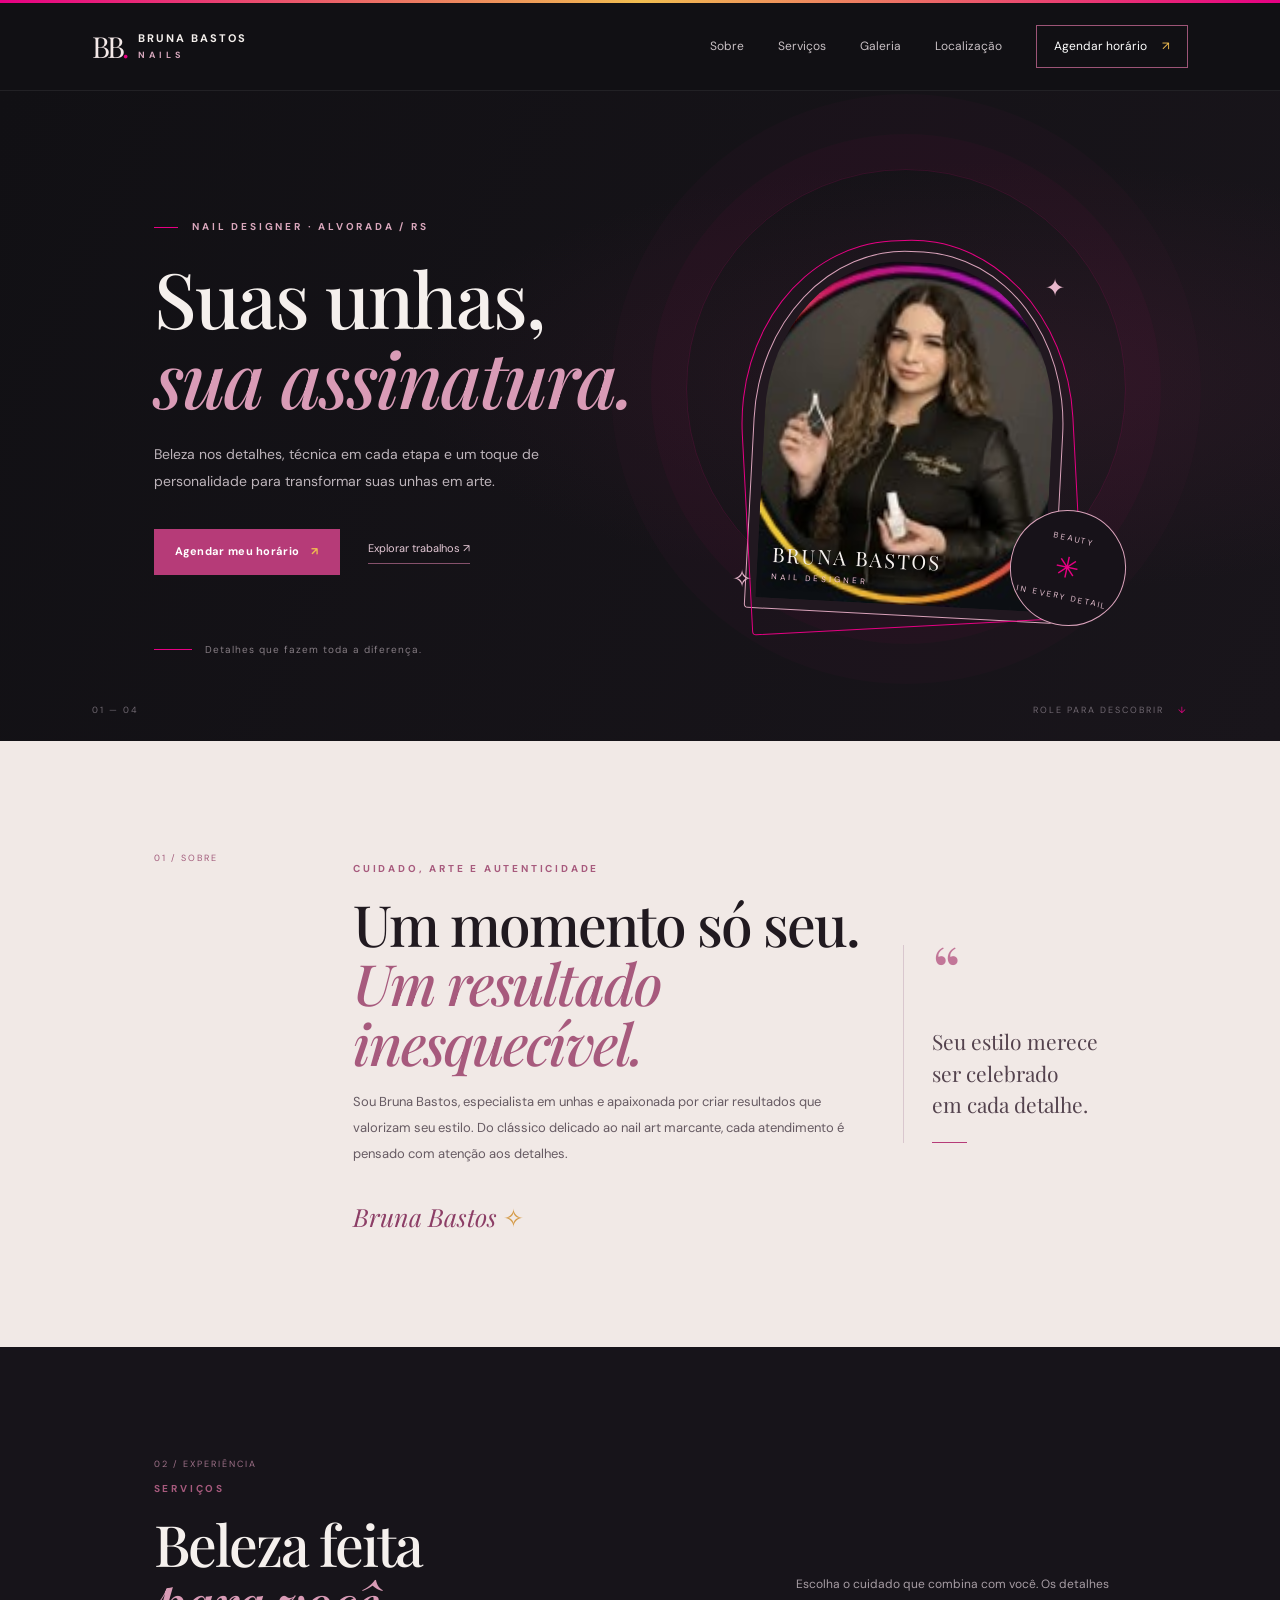
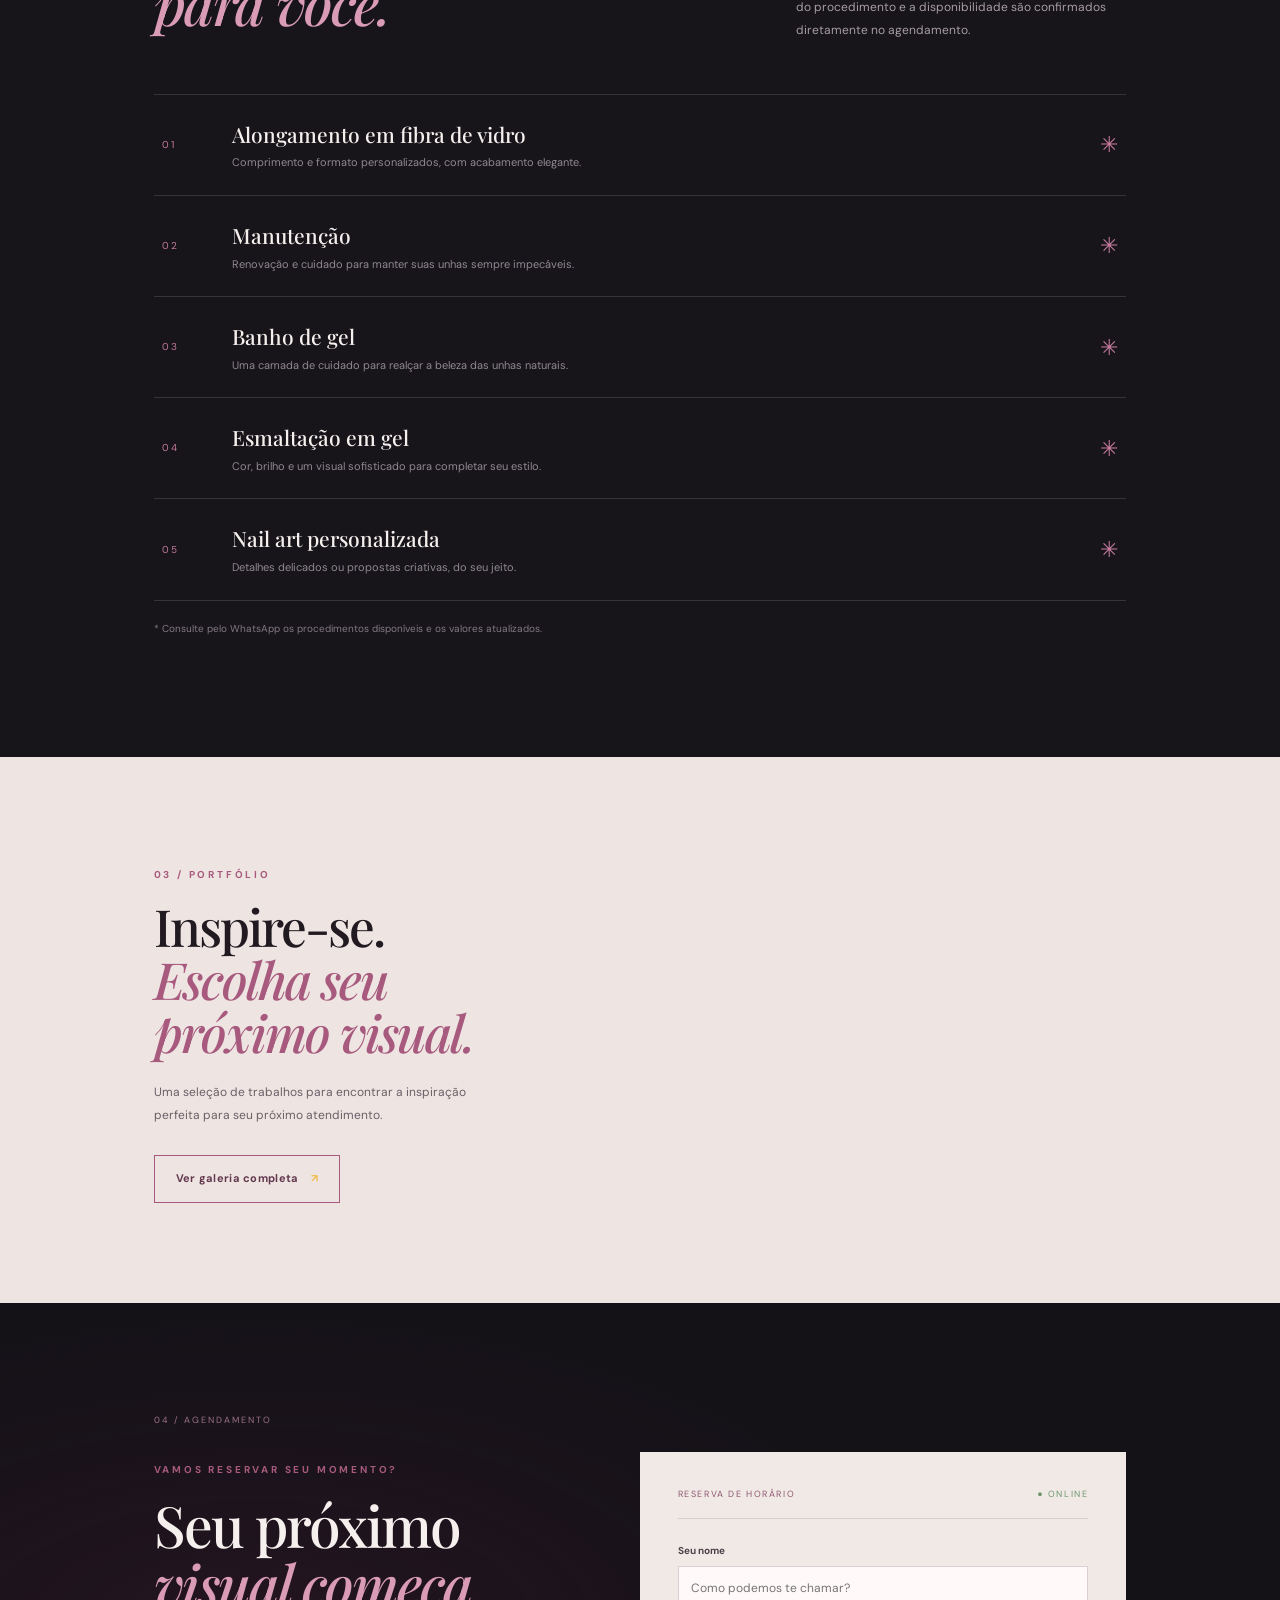
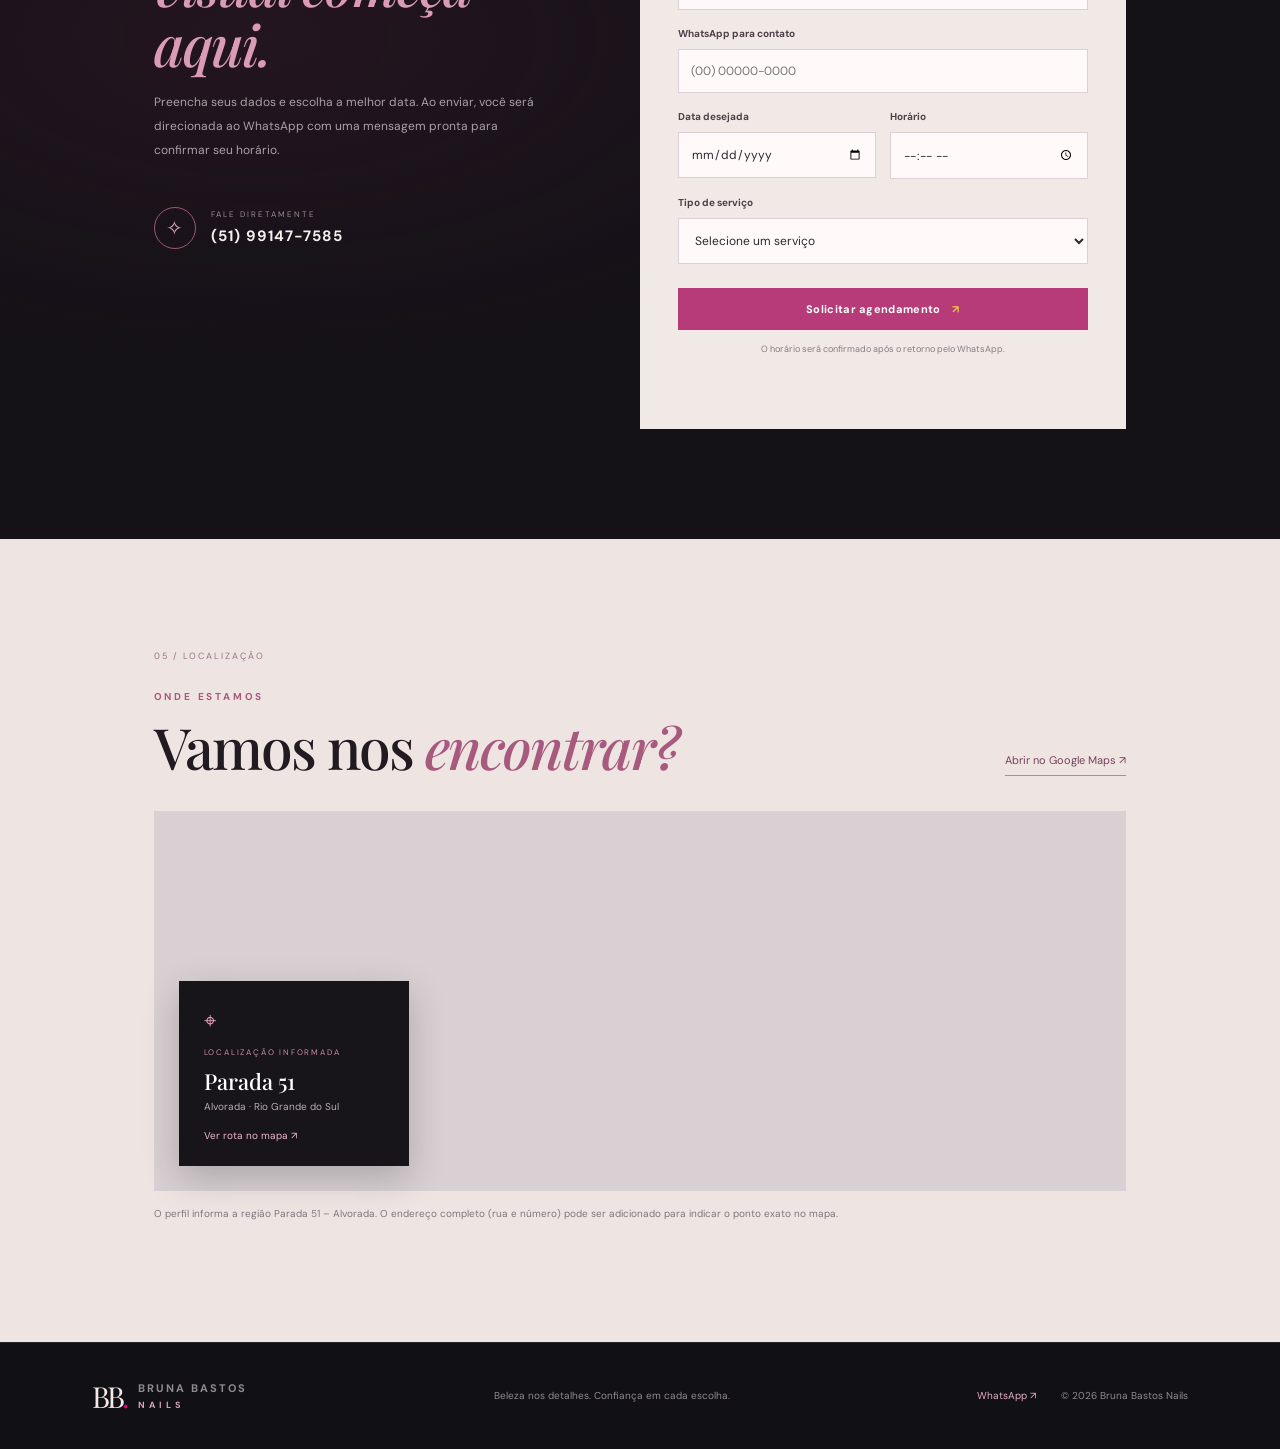
<file: index.html>
<!DOCTYPE html>
<html lang="pt-BR">
<head>
  <meta charset="UTF-8">
  <meta name="viewport" content="width=device-width, initial-scale=1.0">
  <meta name="theme-color" content="#111014">
  <meta name="description" content="Bruna Bastos Nails — nail designer em Alvorada. Alongamentos, cuidados e nail art com acabamento sofisticado.">
  <title>Bruna Bastos Nails | Nail Designer</title>
  <link rel="preconnect" href="https://fonts.googleapis.com">
  <link rel="preconnect" href="https://fonts.gstatic.com" crossorigin>
  <link href="https://fonts.googleapis.com/css2?family=DM+Sans:wght@400;500;600;700&family=Playfair+Display:wght@500;600;700&display=swap" rel="stylesheet">
  <link rel="stylesheet" href="style.css">
</head>
<body>
  <div class="topline"></div>
  <header class="site-header">
    <a class="brand" href="#inicio" aria-label="Bruna Bastos Nails - início">
      <span class="brand-mark">BB<span>.</span></span>
      <span class="brand-name">BRUNA BASTOS <small>NAILS</small></span>
    </a>
    <button class="menu-toggle" aria-label="Abrir menu" aria-expanded="false">☰</button>
    <nav class="nav" id="nav">
      <a href="#sobre">Sobre</a>
      <a href="#servicos">Serviços</a>
      <a href="galeria.html" target="_blank" rel="noopener">Galeria</a>
      <a href="#localizacao">Localização</a>
      <a class="nav-cta" href="#agendar">Agendar horário <span>↗</span></a>
    </nav>
  </header>

  <main>
    <section class="hero" id="inicio">
      <div class="hero-glow"></div>
      <div class="hero-copy">
        <p class="eyebrow"><span></span> NAIL DESIGNER · ALVORADA / RS</p>
        <h1>Suas unhas,<br><em>sua assinatura.</em></h1>
        <p class="hero-text">Beleza nos detalhes, técnica em cada etapa e um toque de personalidade para transformar suas unhas em arte.</p>
        <div class="hero-actions">
          <a class="button button-primary" href="#agendar">Agendar meu horário <span>↗</span></a>
          <a class="text-link" href="galeria.html" target="_blank" rel="noopener">Explorar trabalhos <span>↗</span></a>
        </div>
        <div class="hero-note"><span class="note-line"></span><span>Detalhes que fazem toda a diferença.</span></div>
      </div>
      <div class="hero-visual">
        <div class="portrait-frame">
          <div class="portrait-ring"></div>
          <img src="bruna-perfil.jpg" alt="Bruna Bastos, nail designer">
          <div class="portrait-caption"><span>BRUNA BASTOS</span><small>NAIL DESIGNER</small></div>
        </div>
        <div class="floating-stamp"><span>BEAUTY</span><b>✳</b><span>IN EVERY DETAIL</span></div>
        <span class="hero-spark spark-one">✦</span><span class="hero-spark spark-two">✧</span>
      </div>
      <div class="hero-bottom"><span>01 — 04</span><span class="scroll-label">ROLE PARA DESCOBRIR <i>↓</i></span></div>
    </section>

    <section class="intro section-pad" id="sobre">
      <div class="section-kicker">01 / SOBRE</div>
      <div class="intro-content">
        <p class="eyebrow">CUIDADO, ARTE E AUTENTICIDADE</p>
        <h2>Um momento só seu.<br><em>Um resultado inesquecível.</em></h2>
        <p>Sou Bruna Bastos, especialista em unhas e apaixonada por criar resultados que valorizam seu estilo. Do clássico delicado ao nail art marcante, cada atendimento é pensado com atenção aos detalhes.</p>
        <div class="signature">Bruna Bastos <span>✧</span></div>
      </div>
      <div class="intro-side"><span class="big-quote">“</span><p>Seu estilo merece<br>ser celebrado<br>em cada detalhe.</p><span class="side-line"></span></div>
    </section>

    <section class="services section-pad" id="servicos">
      <div class="section-kicker">02 / EXPERIÊNCIA</div>
      <div class="section-heading">
        <div><p class="eyebrow">SERVIÇOS</p><h2>Beleza feita<br><em>para você.</em></h2></div>
        <p class="section-description">Escolha o cuidado que combina com você. Os detalhes do procedimento e a disponibilidade são confirmados diretamente no agendamento.</p>
      </div>
      <div class="service-list">
        <article class="service-item"><span class="service-number">01</span><div><h3>Alongamento em fibra de vidro</h3><p>Comprimento e formato personalizados, com acabamento elegante.</p></div><span class="service-symbol">✳</span></article>
        <article class="service-item"><span class="service-number">02</span><div><h3>Manutenção</h3><p>Renovação e cuidado para manter suas unhas sempre impecáveis.</p></div><span class="service-symbol">✳</span></article>
        <article class="service-item"><span class="service-number">03</span><div><h3>Banho de gel</h3><p>Uma camada de cuidado para realçar a beleza das unhas naturais.</p></div><span class="service-symbol">✳</span></article>
        <article class="service-item"><span class="service-number">04</span><div><h3>Esmaltação em gel</h3><p>Cor, brilho e um visual sofisticado para completar seu estilo.</p></div><span class="service-symbol">✳</span></article>
        <article class="service-item"><span class="service-number">05</span><div><h3>Nail art personalizada</h3><p>Detalhes delicados ou propostas criativas, do seu jeito.</p></div><span class="service-symbol">✳</span></article>
      </div>
      <p class="service-footnote">* Consulte pelo WhatsApp os procedimentos disponíveis e os valores atualizados.</p>
    </section>

    <section class="portfolio-strip">
      <div class="portfolio-copy"><p class="eyebrow">03 / PORTFÓLIO</p><h2>Inspire-se.<br><em>Escolha seu próximo visual.</em></h2><p>Uma seleção de trabalhos para encontrar a inspiração perfeita para seu próximo atendimento.</p><a class="button button-outline" href="galeria.html" target="_blank" rel="noopener">Ver galeria completa <span>↗</span></a></div>
     
    </section>

    <section class="booking section-pad" id="agendar">
      <div class="section-kicker">04 / AGENDAMENTO</div>
      <div class="booking-layout">
        <div class="booking-copy"><p class="eyebrow">VAMOS RESERVAR SEU MOMENTO?</p><h2>Seu próximo<br><em>visual começa aqui.</em></h2><p>Preencha seus dados e escolha a melhor data. Ao enviar, você será direcionada ao WhatsApp com uma mensagem pronta para confirmar seu horário.</p><div class="booking-contact"><span class="contact-icon">✧</span><div><small>FALE DIRETAMENTE</small><strong>(51) 99147-7585</strong></div></div></div>
        <form class="booking-form" id="bookingForm">
          <div class="form-top"><span>RESERVA DE HORÁRIO</span><span>● ONLINE</span></div>
          <label for="nome">Seu nome</label><input id="nome" name="nome" type="text" placeholder="Como podemos te chamar?" required>
          <label for="telefone">WhatsApp para contato</label><input id="telefone" name="telefone" type="tel" placeholder="(00) 00000-0000" required>
          <div class="form-row"><div><label for="data">Data desejada</label><input id="data" name="data" type="date" required></div><div><label for="hora">Horário</label><input id="hora" name="hora" type="time" required></div></div>
          <label for="servico">Tipo de serviço</label><select id="servico" name="servico" required><option value="">Selecione um serviço</option><option>Alongamento em fibra de vidro</option><option>Manutenção</option><option>Banho de gel</option><option>Esmaltação em gel</option><option>Nail art personalizada</option><option>Outro / quero tirar dúvidas</option></select>
          <button class="button button-primary submit-button" type="submit">Solicitar agendamento <span>↗</span></button>
          <p class="form-disclaimer">O horário será confirmado após o retorno pelo WhatsApp.</p>
          <p class="form-feedback" id="formFeedback" aria-live="polite"></p>
        </form>
      </div>
    </section>

    <section class="location section-pad" id="localizacao">
      <div class="section-kicker">05 / LOCALIZAÇÃO</div>
      <div class="location-heading"><div><p class="eyebrow">ONDE ESTAMOS</p><h2>Vamos nos <em>encontrar?</em></h2></div><a class="text-link" href="https://www.google.com/maps/search/?api=1&query=Parada+51%2C+Alvorada%2C+RS" target="_blank" rel="noopener">Abrir no Google Maps ↗</a></div>
      <div class="map-wrap"><iframe title="Mapa da região de atendimento em Parada 51, Alvorada - RS" src="https://www.google.com/maps?q=Parada%2051%2C%20Alvorada%2C%20RS&output=embed" loading="lazy" referrerpolicy="no-referrer-when-downgrade" allowfullscreen></iframe><div class="map-card"><span class="map-pin">⌖</span><small>LOCALIZAÇÃO INFORMADA</small><strong>Parada 51</strong><span>Alvorada · Rio Grande do Sul</span><a href="https://www.google.com/maps/search/?api=1&query=Parada+51%2C+Alvorada%2C+RS" target="_blank" rel="noopener">Ver rota no mapa ↗</a></div></div>
      <p class="address-note">O perfil informa a região Parada 51 – Alvorada. O endereço completo (rua e número) pode ser adicionado para indicar o ponto exato no mapa.</p>
    </section>
  </main>

  <footer class="footer"><a class="brand" href="#inicio"><span class="brand-mark">BB<span>.</span></span><span class="brand-name">BRUNA BASTOS <small>NAILS</small></span></a><p>Beleza nos detalhes. Confiança em cada escolha.</p><div class="footer-right"><a href="https://wa.me/5551991477585" target="_blank" rel="noopener">WhatsApp ↗</a><span>© <span id="year"></span> Bruna Bastos Nails</span></div></footer>
  <script src="script.js"></script>
</body>
</html>
</file>
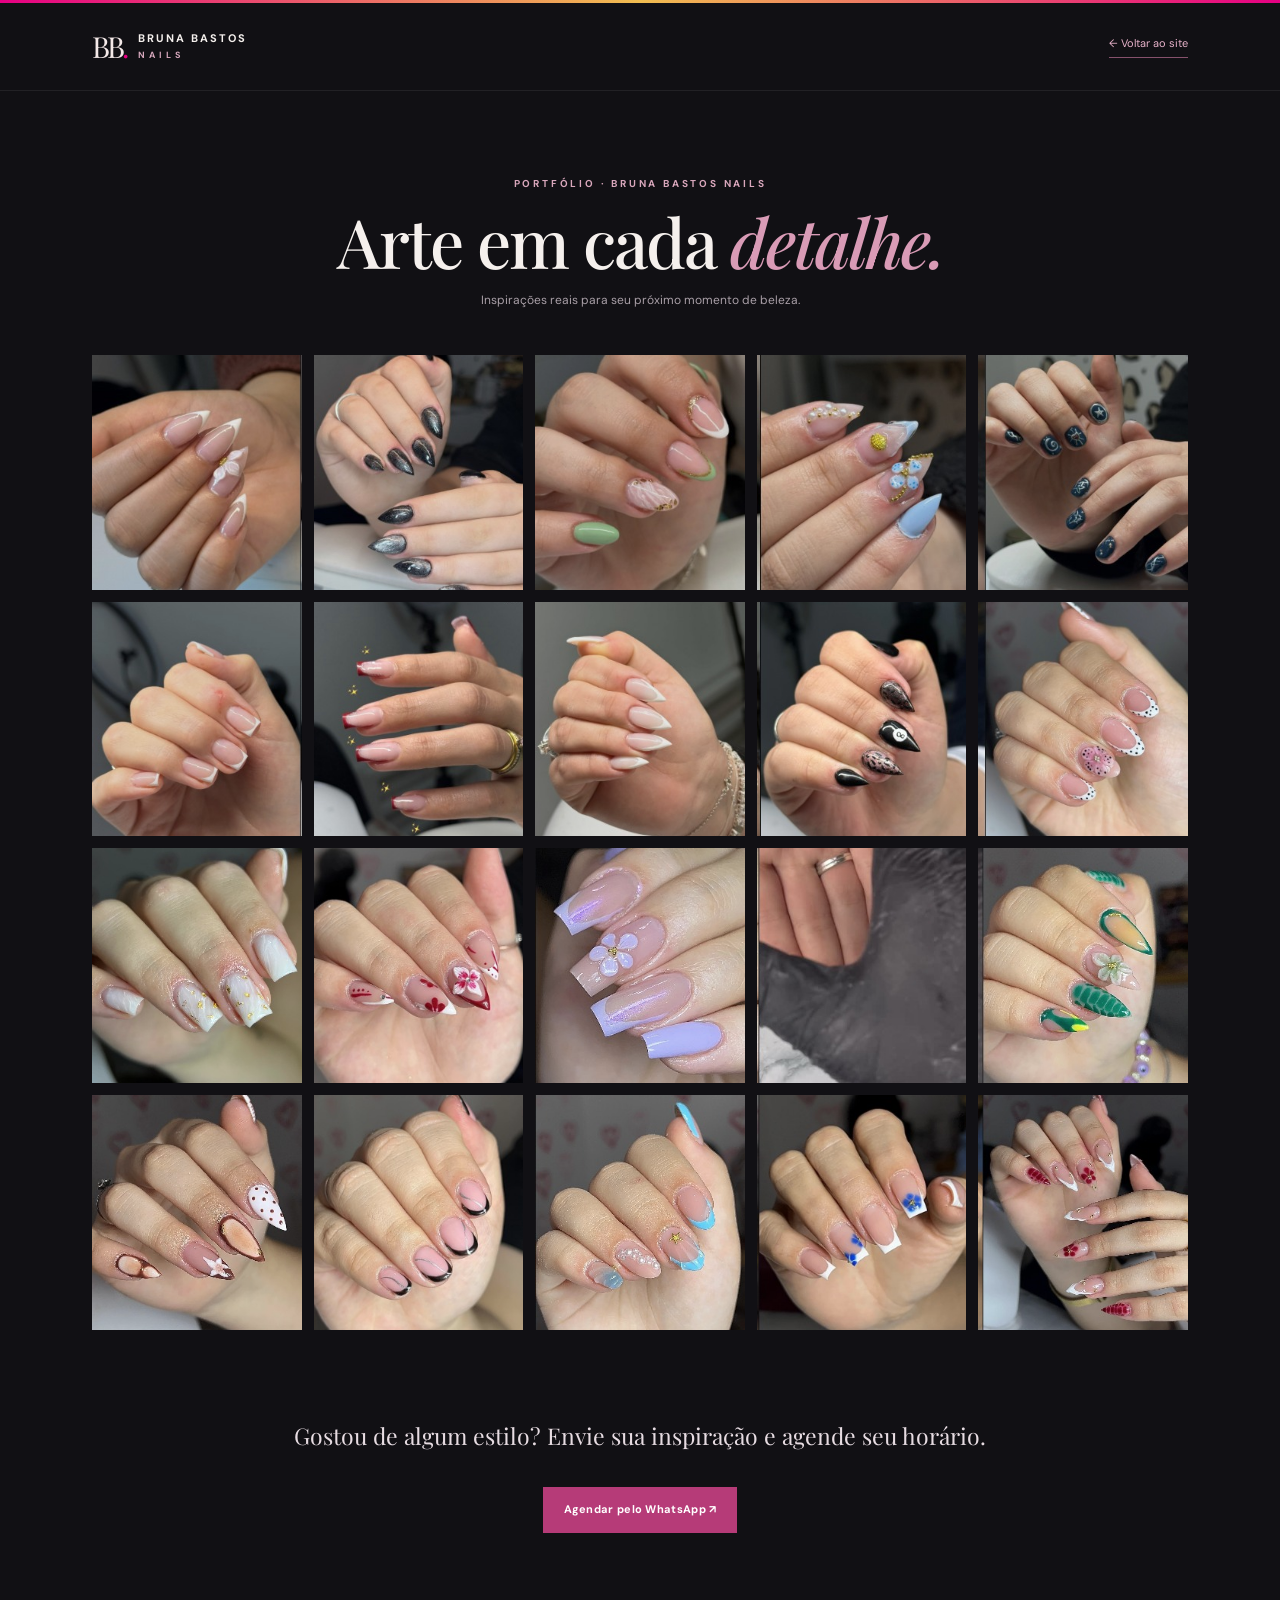
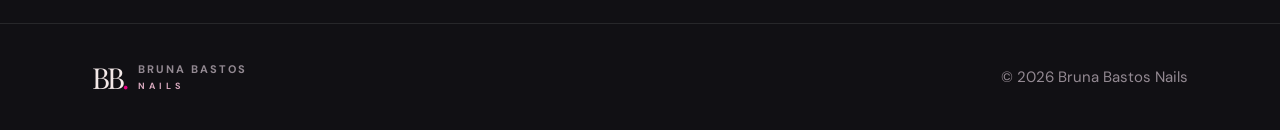
<file: galeria.html>
<!DOCTYPE html>
<html lang="pt-BR">
<head>
  <meta charset="UTF-8"><meta name="viewport" content="width=device-width, initial-scale=1.0">
  <meta name="theme-color" content="#111014">
  <title>Portfólio | Bruna Bastos Nails</title>
  <link rel="preconnect" href="https://fonts.googleapis.com"><link rel="preconnect" href="https://fonts.gstatic.com" crossorigin>
  <link href="https://fonts.googleapis.com/css2?family=DM+Sans:wght@400;500;600;700&family=Playfair+Display:wght@500;600;700&display=swap" rel="stylesheet">
  <link rel="stylesheet" href="style.css">
</head>
<body class="gallery-page">
  <div class="topline"></div>
  <header class="site-header gallery-header"><a class="brand" href="index.html"><span class="brand-mark">BB<span>.</span></span><span class="brand-name">BRUNA BASTOS <small>NAILS</small></span></a><a class="text-link" href="index.html">← Voltar ao site</a></header>
  <main class="gallery-main">
    <div class="gallery-intro"><p class="eyebrow">PORTFÓLIO · BRUNA BASTOS NAILS</p><h1>Arte em cada <em>detalhe.</em></h1><p>Inspirações reais para seu próximo momento de beleza.</p></div>
    <div class="gallery-grid" id="galleryGrid"></div>
    <div class="gallery-bottom"><p>Gostou de algum estilo? Envie sua inspiração e agende seu horário.</p><a class="button button-primary" href="https://wa.me/5551991477585?text=Ol%C3%A1%2C%20Bruna!%20Vi%20seu%20portf%C3%B3lio%20e%20gostaria%20de%20agendar." target="_blank" rel="noopener">Agendar pelo WhatsApp ↗</a></div>
  </main>
  <footer class="footer"><a class="brand" href="index.html"><span class="brand-mark">BB<span>.</span></span><span class="brand-name">BRUNA BASTOS <small>NAILS</small></span></a><span>© <span id="year"></span> Bruna Bastos Nails</span></footer>
  <script>
    const grid = document.getElementById('galleryGrid');
    for (let i = 1; i <= 20; i++) {
      const figure = document.createElement('figure');
      figure.className = 'gallery-item';
      const img = document.createElement('img');
      img.src = `trabalho-${String(i).padStart(2, '0')}.jpg`;
      img.alt = `Trabalho de nail design ${i}`;
      img.loading = i > 5 ? 'lazy' : 'eager';
      figure.appendChild(img);
      grid.appendChild(figure);
    }
    document.getElementById('year').textContent = new Date().getFullYear();
  </script>
</body>
</html>
</file>
<file: style.css>
* {
    box-sizing: border-box
}

html {
    scroll-behavior: smooth;
    scroll-padding-top: 90px
}

body {
    margin: 0;
    background: #111014;
    color: #f5f0ed;
    font-family: 'DM Sans', sans-serif;
    font-size: 15px;
    line-height: 1.6
}

a {
    color: inherit;
    text-decoration: none
}

.topline {
    height: 3px;
    background: linear-gradient(90deg, #e60083, #f1bd50, #e60083)
}

.site-header {
    height: 88px;
    padding: 0 7.2%;
    display: flex;
    align-items: center;
    justify-content: space-between;
    border-bottom: 1px solid #ffffff12;
    background: #111014;
    position: relative;
    z-index: 5
}

.brand {
    display: flex;
    align-items: center;
    gap: 12px
}

.brand-mark {
    font-family: 'Playfair Display', serif;
    font-size: 29px;
    letter-spacing: -3px;
    color: #f4e9e8
}

.brand-mark span {
    color: #e60083
}

.brand-name {
    font-size: 11px;
    letter-spacing: 2px;
    font-weight: 700;
    line-height: 1.2
}

.brand-name small {
    display: block;
    font-size: 9px;
    letter-spacing: 4px;
    color: #d7a8bd;
    margin-top: 5px
}

.nav {
    display: flex;
    align-items: center;
    gap: 34px;
    font-size: 12px;
    color: #c8c0c4
}

.nav a:hover,
.text-link:hover {
    color: #f1bd50
}

.nav .nav-cta {
    border: 1px solid #9d5577;
    padding: 11px 17px;
    color: #fff
}

.nav-cta span,
.button span {
    color: #f1bd50;
    margin-left: 12px
}

.menu-toggle {
    display: none;
    background: none;
    border: 0;
    color: white;
    font-size: 24px
}

.hero {
    min-height: 650px;
    padding: 105px 12% 70px;
    display: grid;
    grid-template-columns: 1.1fr .9fr;
    align-items: center;
    position: relative;
    overflow: hidden;
    background: radial-gradient(ellipse at 78% 44%, #52223c45, transparent 42%), linear-gradient(115deg, #111014, #19151b)
}

.hero-glow {
    position: absolute;
    width: 440px;
    height: 440px;
    border: 1px solid #e6008326;
    border-radius: 50%;
    right: 12%;
    top: 12%;
    box-shadow: 0 0 0 35px #e6008308, 0 0 0 75px #e6008305
}

.hero-copy {
    position: relative;
    z-index: 2
}

.eyebrow {
    font-size: 10px;
    letter-spacing: 2.8px;
    color: #d9a7bc;
    font-weight: 700
}

.hero .eyebrow span {
    display: inline-block;
    width: 24px;
    height: 1px;
    background: #e60083;
    vertical-align: middle;
    margin-right: 10px
}

.hero h1,
.section-heading h2,
.intro h2,
.portfolio-copy h2,
.booking h2,
.location h2,
.gallery-intro h1 {
    font-family: 'Playfair Display', serif;
    font-weight: 500;
    font-size: clamp(48px, 6vw, 78px);
    line-height: 1.04;
    letter-spacing: -2px;
    margin: 23px 0
}

.hero h1 em,
.section-heading h2 em,
.intro h2 em,
.portfolio-copy h2 em,
.booking h2 em,
.location h2 em,
.gallery-intro h1 em {
    color: #d99bb6;
    font-weight: 500
}

.hero-text {
    max-width: 440px;
    color: #bdb4ba;
    font-size: 14px;
    line-height: 1.9
}

.hero-actions {
    display: flex;
    align-items: center;
    gap: 28px;
    margin-top: 35px
}

.button {
    display: inline-flex;
    align-items: center;
    justify-content: center;
    padding: 14px 21px;
    font-family: 'DM Sans', sans-serif;
    font-size: 11px;
    letter-spacing: .3px;
    font-weight: 700;
    border: 0;
    cursor: pointer;
    transition: .25s
}

.button-primary {
    background: #b63b78;
    color: white
}

.button-primary:hover {
    background: #d34b8e;
    transform: translateY(-2px)
}

.text-link {
    font-size: 11px;
    color: #e4c8d5;
    border-bottom: 1px solid #86516c;
    padding-bottom: 5px
}

.hero-note {
    display: flex;
    align-items: center;
    gap: 13px;
    margin-top: 67px;
    color: #857c83;
    font-size: 10px;
    letter-spacing: 1px
}

.note-line {
    width: 38px;
    height: 1px;
    background: #e60083
}

.hero-visual {
    height: 440px;
    position: relative;
    display: flex;
    align-items: center;
    justify-content: center
}

.portrait-frame {
    width: 310px;
    height: 365px;
    position: relative;
    padding: 10px;
    border: 1px solid #d9a2ba;
    border-radius: 48% 48% 4px 4px;
    transform: rotate(3deg);
    background: #211820
}

.portrait-ring {
    position: absolute;
    inset: -12px;
    border: 1px solid #e60083;
    border-radius: 48% 48% 4px 4px;
    transform: rotate(-6deg)
}

.portrait-frame img {
    width: 100%;
    height: 100%;
    object-fit: cover;
    object-position: center;
    border-radius: 46% 46% 2px 2px;
    filter: saturate(.85)
}

.portrait-caption {
    position: absolute;
    bottom: 25px;
    left: 25px;
    display: flex;
    flex-direction: column;
    text-shadow: 0 2px 8px #000
}

.portrait-caption span {
    font-family: 'Playfair Display', serif;
    font-size: 20px;
    letter-spacing: 2px
}

.portrait-caption small {
    font-size: 8px;
    letter-spacing: 3px;
    color: #f2c5d8
}

.floating-stamp {
    position: absolute;
    right: 0;
    bottom: 28px;
    width: 116px;
    height: 116px;
    border: 1px solid #d9a2ba;
    border-radius: 50%;
    display: flex;
    flex-direction: column;
    align-items: center;
    justify-content: center;
    background: #171219;
    color: #e5c0d0;
    font-size: 8px;
    letter-spacing: 2px;
    transform: rotate(12deg)
}

.floating-stamp b {
    font-size: 29px;
    color: #e60083;
    font-weight: 400
}

.hero-spark {
    position: absolute;
    color: #e7b6cb;
    font-size: 24px
}

.spark-one {
    top: 55px;
    right: 14%
}

.spark-two {
    bottom: 55px;
    left: 10%
}

.hero-bottom {
    position: absolute;
    bottom: 24px;
    left: 7.2%;
    right: 7.2%;
    display: flex;
    justify-content: space-between;
    color: #706871;
    font-size: 9px;
    letter-spacing: 2px
}

.scroll-label i {
    color: #e60083;
    font-style: normal;
    margin-left: 10px
}

.section-pad {
    padding: 110px 12%
}

.section-kicker {
    font-size: 9px;
    letter-spacing: 2px;
    color: #9e7188
}

.intro {
    display: grid;
    grid-template-columns: .5fr 1.6fr .7fr;
    gap: 40px;
    background: #f1e9e6;
    color: #211a20
}

.intro .section-kicker {
    color: #a25b7b
}

.intro-content .eyebrow,
.section-heading .eyebrow,
.portfolio-copy .eyebrow,
.booking-copy .eyebrow,
.location-heading .eyebrow {
    color: #a75a7d
}

.intro h2,
.section-heading h2,
.portfolio-copy h2,
.booking h2,
.location h2 {
    font-size: clamp(38px, 4.5vw, 57px);
    color: #211a20;
    margin: 17px 0
}

.intro h2 em {
    color: #a75a7d
}

.intro-content>p:not(.eyebrow) {
    max-width: 560px;
    color: #665a62;
    font-size: 13px;
    line-height: 2
}

.signature {
    font-family: 'Playfair Display', serif;
    font-style: italic;
    font-size: 25px;
    margin-top: 30px;
    color: #8c3e66
}

.signature span {
    font-style: normal;
    color: #d59a45
}

.intro-side {
    align-self: center;
    border-left: 1px solid #d9c7ce;
    padding-left: 28px
}

.big-quote {
    font-family: 'Playfair Display', serif;
    font-size: 70px;
    line-height: .7;
    color: #c27698
}

.intro-side p {
    font-family: 'Playfair Display', serif;
    font-size: 21px;
    line-height: 1.5;
    color: #54434e
}

.side-line {
    display: block;
    width: 35px;
    height: 1px;
    background: #b63b78
}

.services {
    background: #17141a
}

.section-heading {
    display: flex;
    justify-content: space-between;
    align-items: end;
    margin-bottom: 44px
}

.section-heading h2 {
    color: #f5f0ed
}

.section-heading h2 em {
    color: #d99bb6
}

.section-description {
    max-width: 330px;
    color: #a79da4;
    font-size: 12px;
    line-height: 1.9;
    margin-bottom: 8px
}

.service-list {
    border-top: 1px solid #ffffff22
}

.service-item {
    display: grid;
    grid-template-columns: 70px 1fr 40px;
    align-items: center;
    padding: 23px 8px;
    border-bottom: 1px solid #ffffff22;
    transition: .2s
}

.service-item:hover {
    background: #ffffff06;
    padding-left: 17px
}

.service-number {
    font-size: 10px;
    color: #c57b9c;
    letter-spacing: 2px
}

.service-item h3 {
    font-family: 'Playfair Display', serif;
    font-weight: 500;
    font-size: 21px;
    margin: 0 0 3px
}

.service-item p {
    margin: 0;
    color: #918891;
    font-size: 11px
}

.service-symbol {
    font-size: 22px;
    color: #c57b9c;
    text-align: right
}

.service-footnote {
    font-size: 10px;
    color: #837982;
    margin-top: 20px
}

.portfolio-strip {
    display: grid;
    grid-template-columns: .85fr 1.15fr;
    gap: 65px;
    align-items: center;
    padding: 100px 12%;
    background: #eee5e3;
    color: #211a20
}

.portfolio-copy h2 {
    font-size: clamp(38px, 4vw, 52px)
}

.portfolio-copy h2 em {
    color: #a75a7d
}

.portfolio-copy>p:not(.eyebrow) {
    max-width: 340px;
    color: #6c5d66;
    font-size: 12px;
    line-height: 1.9;
    margin: 22px 0 28px
}

.button-outline {
    border: 1px solid #a75a7d;
    color: #63384e
}

.button-outline:hover {
    background: #a75a7d;
    color: white
}

.portfolio-preview img:first-child {
    grid-row: span 2
}

.booking {
    background: radial-gradient(ellipse at 20% 40%, #51213b42, transparent 45%), #141117
}

.booking-layout {
    display: grid;
    grid-template-columns: .9fr 1.1fr;
    gap: 9%;
    align-items: start;
    margin-top: 25px
}

.booking h2 {
    color: #f5f0ed
}

.booking h2 em {
    color: #d99bb6
}

.booking-copy>p:not(.eyebrow) {
    max-width: 390px;
    color: #aaa0a8;
    font-size: 12px;
    line-height: 2
}

.booking-contact {
    display: flex;
    align-items: center;
    gap: 15px;
    margin-top: 45px
}

.contact-icon {
    width: 42px;
    height: 42px;
    border: 1px solid #9d5577;
    border-radius: 50%;
    display: grid;
    place-items: center;
    color: #e7a8c4;
    font-size: 20px
}

.booking-contact small,
.booking-contact strong {
    display: block
}

.booking-contact small {
    font-size: 8px;
    letter-spacing: 2px;
    color: #9c8c98
}

.booking-contact strong {
    font-size: 15px;
    letter-spacing: 1px;
    margin-top: 3px
}

.booking-form {
    background: #f1e9e6;
    color: #292129;
    padding: 35px 38px
}

.form-top {
    display: flex;
    justify-content: space-between;
    font-size: 9px;
    letter-spacing: 1.6px;
    color: #8e5872;
    border-bottom: 1px solid #dacbd1;
    padding-bottom: 17px;
    margin-bottom: 24px
}

.form-top span:last-child {
    color: #6d966d
}

.booking-form label {
    display: block;
    font-size: 10px;
    font-weight: 700;
    margin: 16px 0 7px;
    color: #4e4049
}

.booking-form input,
.booking-form select {
    width: 100%;
    border: 1px solid #ddcfd5;
    background: #fffaf9;
    padding: 13px 12px;
    font: 12px 'DM Sans', sans-serif;
    color: #302630;
    outline: none;
    border-radius: 0
}

.booking-form input:focus,
.booking-form select:focus {
    border-color: #b63b78
}

.form-row {
    display: grid;
    grid-template-columns: 1fr 1fr;
    gap: 14px
}

.submit-button {
    width: 100%;
    margin-top: 24px
}

.form-disclaimer {
    font-size: 9px;
    color: #887b83;
    text-align: center;
    margin: 12px 0 0
}

.form-feedback {
    font-size: 11px;
    color: #a43b70;
    text-align: center;
    min-height: 16px
}

.location {
    background: #eee5e3;
    color: #211a20
}

.location-heading {
    display: flex;
    align-items: end;
    justify-content: space-between;
    margin: 15px 0 35px
}

.location h2 {
    margin: 12px 0 0
}

.location h2 em {
    color: #a75a7d
}

.location-heading .text-link {
    color: #74425c;
    border-color: #b7839d
}

.map-wrap {
    height: 380px;
    position: relative;
    background: #d8d0d2
}

.map-wrap iframe {
    width: 100%;
    height: 100%;
    border: 0;
    filter: grayscale(.8) contrast(.9)
}

.map-card {
    position: absolute;
    left: 25px;
    bottom: 25px;
    background: #17141a;
    color: white;
    padding: 22px 25px;
    min-width: 230px;
    display: flex;
    flex-direction: column;
    box-shadow: 0 12px 35px #0003
}

.map-pin {
    font-size: 22px;
    color: #e6a2c0;
    margin-bottom: 8px
}

.map-card small {
    font-size: 8px;
    letter-spacing: 1.8px;
    color: #c98ba8
}

.map-card strong {
    font-family: 'Playfair Display', serif;
    font-size: 22px;
    font-weight: 500;
    margin-top: 5px
}

.map-card>span:not(.map-pin) {
    font-size: 10px;
    color: #b9adb6
}

.map-card a {
    font-size: 10px;
    color: #efb7d0;
    margin-top: 13px
}

.address-note {
    font-size: 10px;
    color: #81747c;
    margin-top: 15px
}

.footer {
    padding: 30px 7.2%;
    display: flex;
    align-items: center;
    justify-content: space-between;
    border-top: 1px solid #ffffff18;
    color: #938992
}

.footer p {
    font-size: 10px
}

.footer-right {
    display: flex;
    gap: 25px;
    font-size: 10px
}

.footer-right a {
    color: #e7b1c8
}

.gallery-page {
    background: #111014;
    min-height: 100vh
}

.gallery-header .text-link {
    color: #e6b1c9
}

.gallery-main {
    padding: 75px 7.2% 90px
}

.gallery-intro {
    text-align: center;
    margin-bottom: 45px
}

.gallery-intro h1 {
    font-size: clamp(44px, 6vw, 68px);
    margin: 14px 0
}

.gallery-intro h1 em {
    color: #d99bb6
}

.gallery-intro>p:last-child {
    color: #a99fa7;
    font-size: 12px
}

.gallery-grid {
    display: grid;
    grid-template-columns: repeat(5, 1fr);
    gap: 12px
}

.gallery-item {
    margin: 0;
    overflow: hidden;
    background: #211a22;
    aspect-ratio: 1/1.12
}

.gallery-item img {
    width: 100%;
    height: 100%;
    display: block;
    object-fit: cover;
    transition: transform .55s, filter .55s;
    filter: saturate(.88)
}

.gallery-item:hover img {
    transform: scale(1.055);
    filter: saturate(1.08)
}

.gallery-bottom {
    text-align: center;
    padding: 65px 0 0
}

.gallery-bottom p {
    font-family: 'Playfair Display', serif;
    font-size: 23px;
    color: #e7dce2
}

.gallery-bottom .button {
    margin-top: 10px
}

.gallery-page .footer {
    margin-top: 0
}

@media(max-width:900px) {
    .site-header {
        padding: 0 5%;
        height: 75px
    }

    .menu-toggle {
        display: block
    }

    .nav {
        display: none;
        position: absolute;
        top: 74px;
        left: 0;
        right: 0;
        background: #17141a;
        padding: 22px 6%;
        flex-direction: column;
        align-items: flex-start;
        gap: 20px;
        border-bottom: 1px solid #ffffff20
    }

    .nav.open {
        display: flex
    }

    .hero {
        padding: 75px 8% 65px;
        grid-template-columns: 1fr .8fr;
        min-height: 590px
    }

    .hero-visual {
        transform: scale(.85)
    }

    .section-pad {
        padding: 80px 8%
    }

    .intro {
        grid-template-columns: .3fr 1.5fr
    }

    .intro-side {
        display: none
    }

    .portfolio-strip {
        padding: 80px 8%;
        gap: 35px
    }

    .booking-layout {
        gap: 5%
    }

    .gallery-main {
        padding-left: 5%;
        padding-right: 5%
    }

    .gallery-grid {
        grid-template-columns: repeat(4, 1fr)
    }
}

@media(max-width:620px) {
    .hero {
        display: flex;
        flex-direction: column;
        align-items: flex-start;
        padding: 65px 7% 75px;
        min-height: auto
    }

    .hero h1 {
        font-size: 55px
    }

    .hero-visual {
        width: 100%;
        height: 380px;
        margin-top: 25px;
        transform: none
    }

    .portrait-frame {
        width: 260px;
        height: 315px
    }

    .floating-stamp {
        right: 2%;
        bottom: 5px
    }

    .hero-note {
        margin-top: 40px
    }

    .hero-bottom {
        left: 7%;
        right: 7%
    }

    .intro {
        display: block
    }

    .intro .section-kicker {
        margin-bottom: 28px
    }

    .intro h2 {
        font-size: 39px
    }

    .section-heading {
        display: block
    }

    .section-description {
        margin-top: 20px
    }

    .service-item {
        grid-template-columns: 40px 1fr 25px;
        padding: 20px 2px
    }

    .service-item h3 {
        font-size: 18px
    }

    .service-item p {
        font-size: 10px;
        max-width: 260px
    }

    .portfolio-strip {
        display: flex;
        flex-direction: column;
        align-items: stretch;
        padding: 75px 7%
    }

    .portfolio-preview {
        height: 300px
    }

    .booking-layout {
        display: block
    }

    .booking-form {
        margin-top: 35px;
        padding: 27px 22px
    }

    .booking h2 {
        font-size: 43px
    }

    .location-heading {
        display: block
    }

    .location-heading .text-link {
        display: inline-block;
        margin-top: 18px
    }

    .map-wrap {
        height: 340px
    }

    .map-card {
        left: 12px;
        bottom: 12px;
        padding: 16px;
        min-width: 190px
    }

    .footer {
        padding: 25px 7%;
        flex-wrap: wrap;
        gap: 15px
    }

    .footer>p {
        display: none
    }

    .footer-right {
        width: 100%;
        justify-content: space-between
    }

    .gallery-main {
        padding: 55px 4% 65px
    }

    .gallery-grid {
        grid-template-columns: repeat(2, 1fr);
        gap: 8px
    }

    .gallery-item {
        aspect-ratio: 1/1.15
    }

    .gallery-intro {
        margin-bottom: 30px
    }

    .gallery-intro h1 {
        font-size: 45px
    }

    .gallery-bottom p {
        font-size: 19px
    }

    .gallery-header .text-link {
        font-size: 10px
    }

    .form-row {
        gap: 9px
    }
}
</file>
